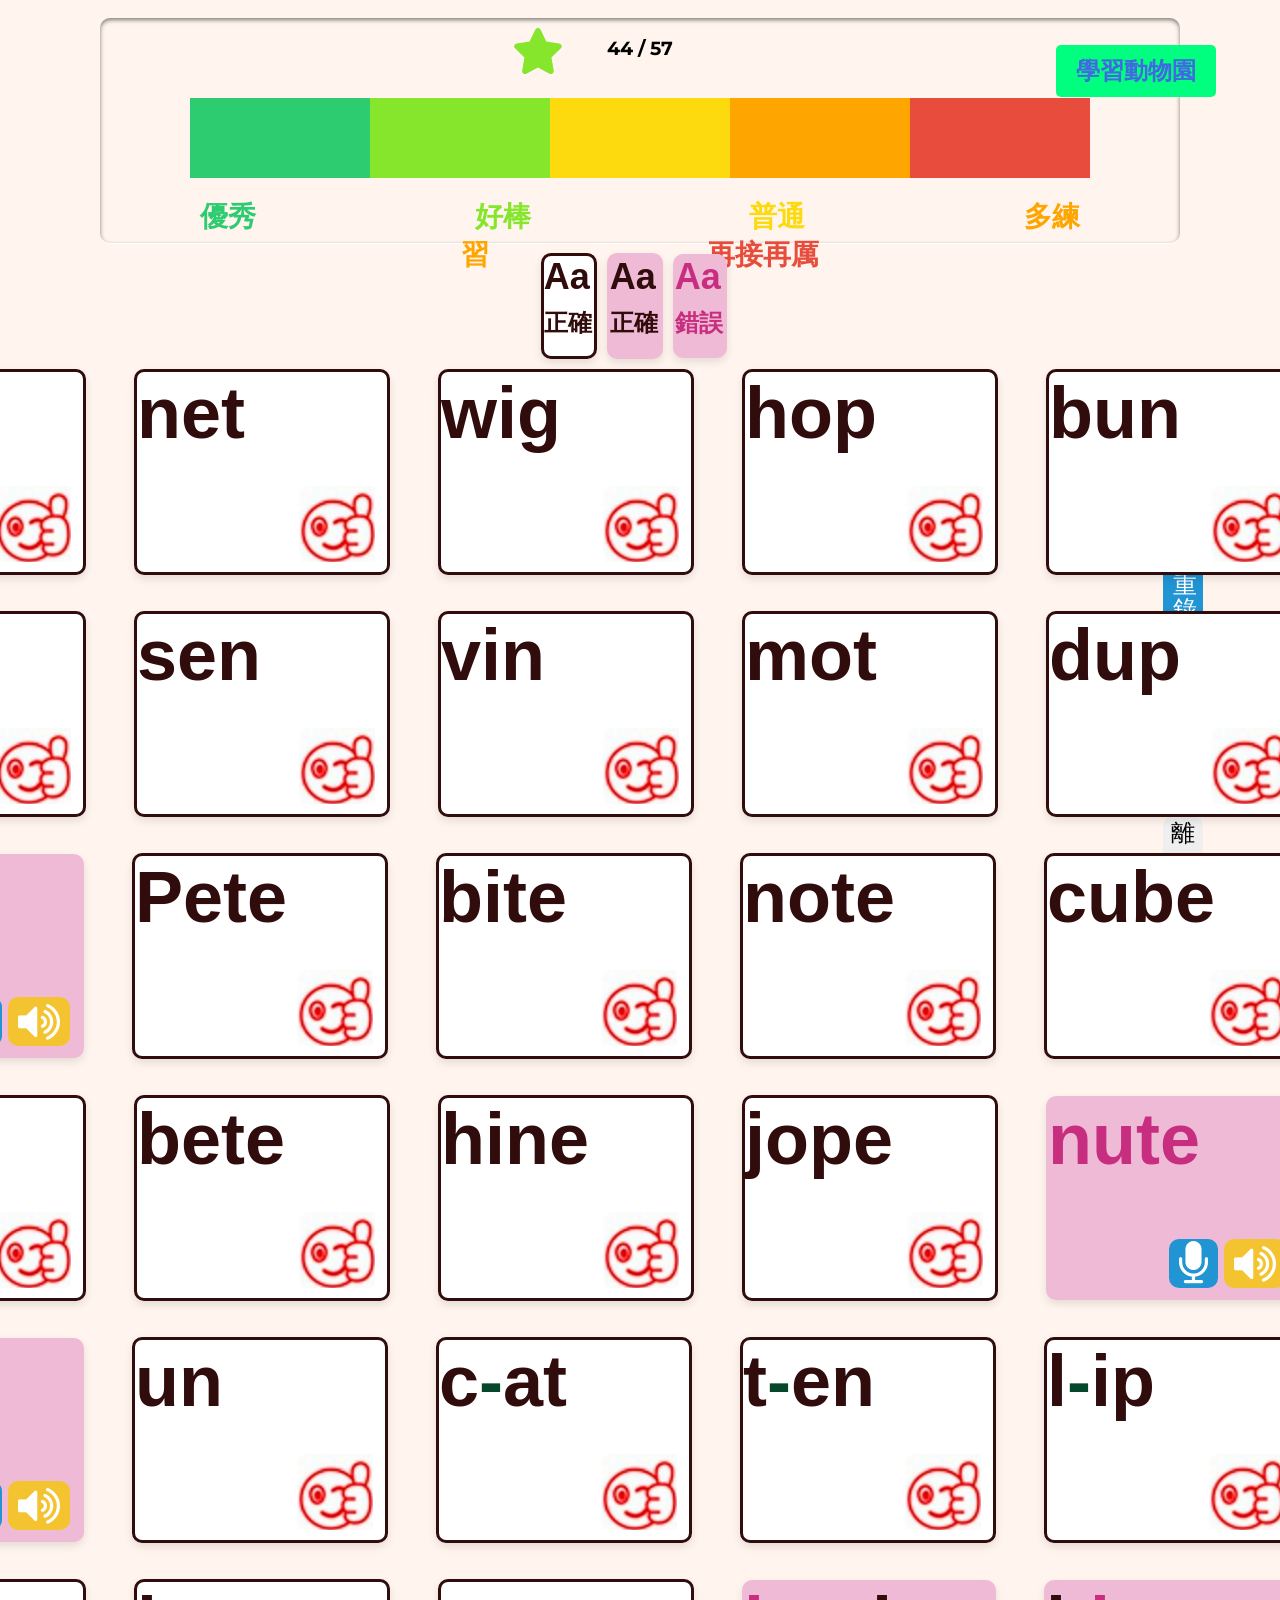
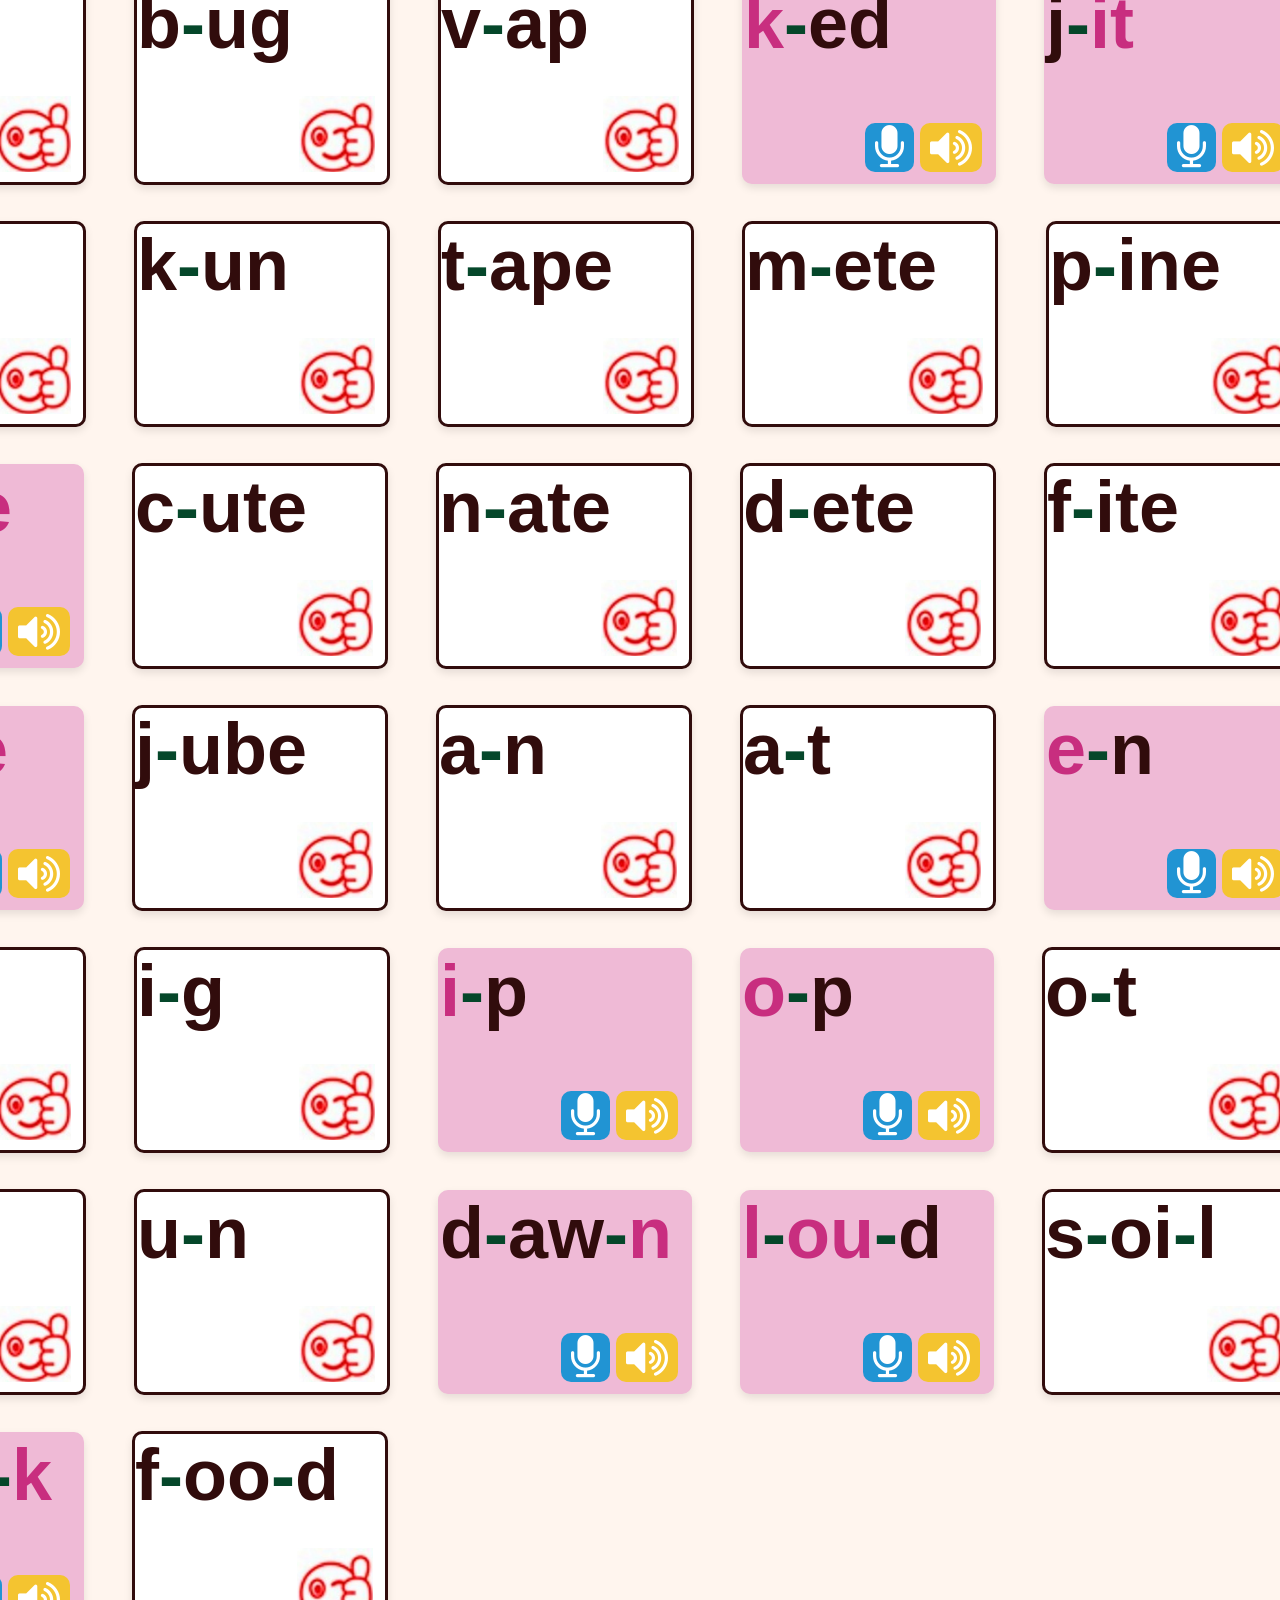
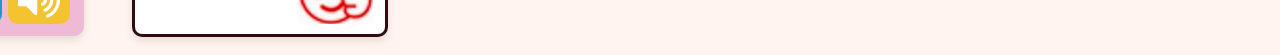
<file: index.html>
<!DOCTYPE html>
<html lang="en" dir="ltr">
    <head>
        <meta charset="utf-8">
        <title>Candy Crush</title>
        <link rel="stylesheet" href="style.css">
        <script src="app.js" charset="utf-8"></script>
        <script src="G4_data.js" charset="utf-8"></script>
        <script src="G5_data.js" charset="utf-8"></script>
        <link href="https://fonts.googleapis.com/css?family=Montserrat:300,400&display=swap" rel="stylesheet">
        <link rel="stylesheet" href="https://cdnjs.cloudflare.com/ajax/libs/font-awesome/4.7.0/css/font-awesome.min.css">
    </head>
    <body>
        <div class="container">
            <div class="score-board">
                <h3 id="score"></h3>
                <svg class="star-svg" aria-hidden="true" focusable="false" data-prefix="fas" data-icon="star" role="img" xmlns="http://www.w3.org/2000/svg" viewBox="0 0 1000 1000" data-fa-i2svg="">
                    <path id="star-path" d="M316.9 18C311.6 7 300.4 0 288.1 0s-23.4 7-28.8 18L195 150.3 51.4 171.5c-12 1.8-22 10.2-25.7 21.7s-.7 24.2 7.9 32.7L137.8 329 113.2 474.7c-2 12 3 24.2 12.9 31.3s23 8 33.8 2.3l128.3-68.5 128.3 68.5c10.8 5.7 23.9 4.9 33.8-2.3s14.9-19.3 12.9-31.3L438.5 329 542.7 225.9c8.6-8.5 11.7-21.2 7.9-32.7s-13.7-19.9-25.7-21.7L381.2 150.3 316.9 18z"></path>
                </svg>
                <div class="rainbow"></div>
                <div class="rainbow" style="
    background: none;
    height: 5vh;
">
                    <span style="color: #2ecc71;">優秀</span>
                    &nbsp;&nbsp;&nbsp;&nbsp;&nbsp;&nbsp;&nbsp;&nbsp;&nbsp;&nbsp;&nbsp;&nbsp;<span style="color: #85e62c;">好棒</span>
                    &nbsp;&nbsp;&nbsp;&nbsp;&nbsp;&nbsp;&nbsp;&nbsp;&nbsp;&nbsp;&nbsp;&nbsp;<span style="color: #FDDA0D;">普通</span>
                    &nbsp;&nbsp;&nbsp;&nbsp;&nbsp;&nbsp;&nbsp;&nbsp;&nbsp;&nbsp;&nbsp;&nbsp;<span style="color: #ffa500;">多練習</span>
                    &nbsp;&nbsp;&nbsp;&nbsp;&nbsp;&nbsp;&nbsp;&nbsp;&nbsp;&nbsp;&nbsp;&nbsp;<span style="color: #e74c3c;">再接再厲</span>
                </div>
            <a href="https://hsuleii.github.io/SmartPhonics/STUDY/map.html" target="_blank"><button class="claim-button" style="position: absolute; top: 5%; right: 5%;">學習動物園</button></a>
            </div>
            <div class="vertical-legend-container" style="
                top: 0%;
                right: auto;
                flex-direction: row;
                column-gap: 10px;
                align-items: center;
                position: relative;
            ">
                <div class="correct-square" style="
                    width: 50px;
                    height: 100px;
                    font-size: 36px;
                "><span>Aa</span><span style="
                    font-size: 24px;
                ">正確</span></div>
                <div class="correct-square" style="
                    width: 50px;
                    height: 100px;
                    font-size: 36px;
                    background-color: rgb(239, 186, 214);
                    border-color: rgba(0, 0, 0, 0);
                "><span>Aa</span><span style="
                    font-size: 24px;
                ">正確</span></div>
                <div class="wrong-square" style="
                    width: 50px;
                    height: 100px;
                    font-size: 36px;
                "><span>Aa</span><span style="
                    font-size: 24px;
                ">錯誤</span></div>
            </div>
            <div class="vertical-legend-container">
                <div><img src="Hu_smile.png" class="legend" style="width: 30px; height: auto; position: relative;"></div>
                <div><span class="legend" style="background-color: white; position: relative;">很<br>好</span></div>
                <div><button class="legend fa fa-microphone" style="right: 0%; position: relative;">
                    <span>重錄一次</span></div>
                </button>
                <div><button class="legend fa fa-volume-up" style="position: relative;">
                    <span>正確發音</span></div>
                </button>
                <div><button id="exitButton" class="legend" style="position: relative;">離開</button></div>
            </div>
            <div class="grid"></div>
        </div>
    </body>
</html>
</file>
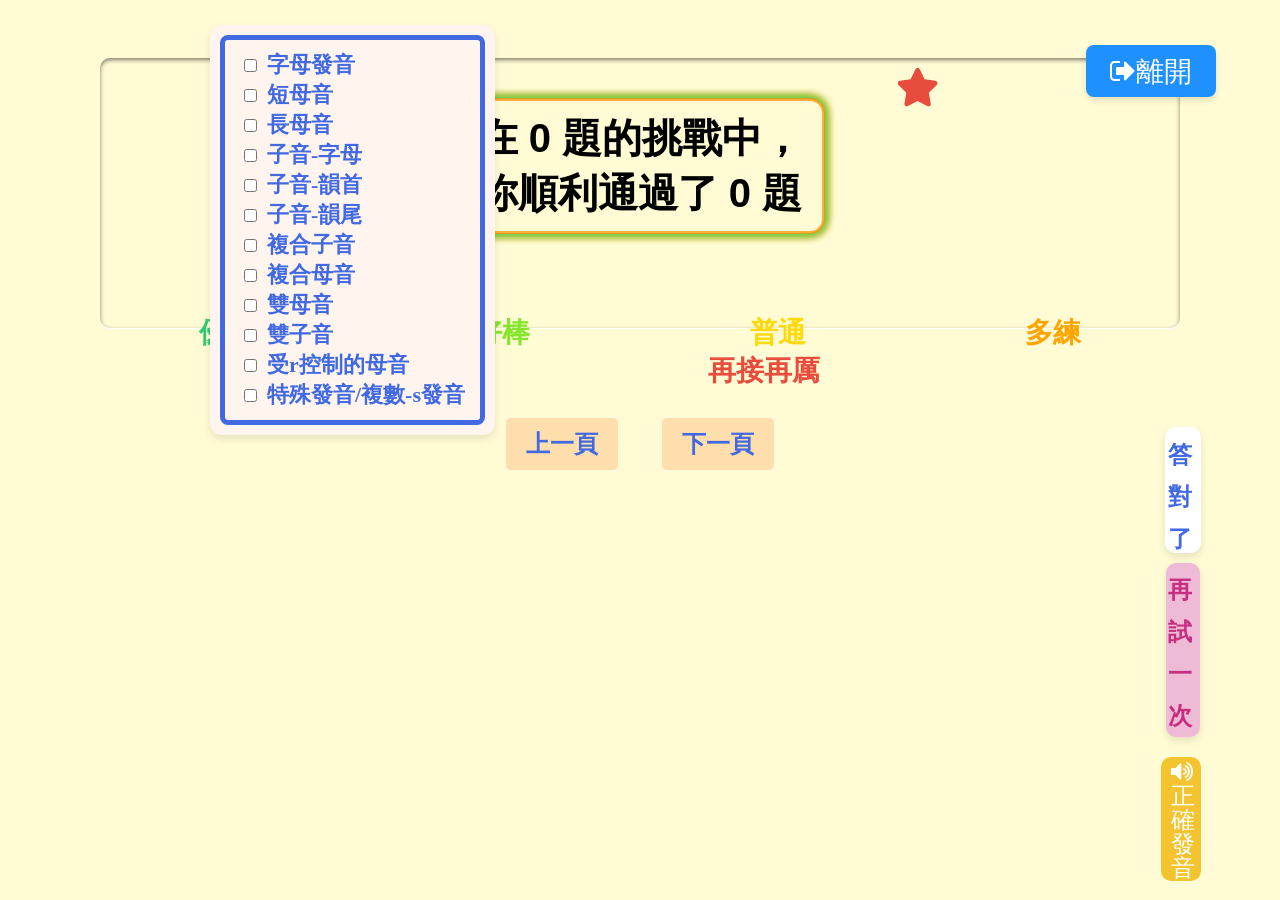
<file: feedback.html>
<!DOCTYPE html>
<html lang="en" dir="ltr">
    <head>
        <meta charset="utf-8">
        <title>Candy Crush</title>
        <link rel="stylesheet" href="feedback.css">
        <script src="G4_phoneme_data.js" charset="utf-8"></script>
        <script src="alphabet_data.js" charset="utf-8"></script>
        <script src="feedback.js" charset="utf-8"></script>
        <link href="https://fonts.googleapis.com/css?family=Montserrat:300,400&display=swap" rel="stylesheet">
        <link rel="stylesheet" href="https://cdnjs.cloudflare.com/ajax/libs/font-awesome/4.7.0/css/font-awesome.min.css">
    </head>
    <body>
        <div class="container">
            <div class="dropdown-container">
                <div class="dropdown" id="myDropdown">
                    <label><input type="checkbox" value="AB">字母發音</label>
                    <label><input type="checkbox" value="SV">短母音</label>
                    <label><input type="checkbox" value="LV">長母音</label>
                    <label><input type="checkbox" value="C-ab">子音-字母</label>
                    <label><input type="checkbox" value="C-onset">子音-韻首</label>
                    <label><input type="checkbox" value="C-coda">子音-韻尾</label>
                    <label><input type="checkbox" value="CC">複合子音</label>
                    <label><input type="checkbox" value="CV">複合母音</label>
                    <label><input type="checkbox" value="VB">雙母音</label>
                    <label><input type="checkbox" value="CB">雙子音</label>
                    <label><input type="checkbox" value="RC">受r控制的母音</label>
                    <label><input type="checkbox" value="IR">特殊發音/複數-s發音</label>                    
                </div>
            </div>
            <div class="score-board">
                <h3 id="score"></h3>
                <svg class="star-svg" aria-hidden="true" focusable="false" data-prefix="fas" data-icon="star" role="img" xmlns="http://www.w3.org/2000/svg" viewBox="0 0 1200 1200">
                    <path id="star-path" d="M316.9 18C311.6 7 300.4 0 288.1 0s-23.4 7-28.8 18L195 150.3 51.4 171.5c-12 1.8-22 10.2-25.7 21.7s-.7 24.2 7.9 32.7L137.8 329 113.2 474.7c-2 12 3 24.2 12.9 31.3s23 8 33.8 2.3l128.3-68.5 128.3 68.5c10.8 5.7 23.9 4.9 33.8-2.3s14.9-19.3 12.9-31.3L438.5 329 542.7 225.9c8.6-8.5 11.7-21.2 7.9-32.7s-13.7-19.9-25.7-21.7L381.2 150.3 316.9 18z"></path>
                </svg>
                <div class="rainbow"></div>
                <div class="rainbow" style="
    background: none;
    height: 5vh;
">
                    <span style="color: #2ecc71;">優秀</span>
                    &nbsp;&nbsp;&nbsp;&nbsp;&nbsp;&nbsp;&nbsp;&nbsp;&nbsp;&nbsp;&nbsp;&nbsp;<span style="color: #85e62c;">好棒</span>
                    &nbsp;&nbsp;&nbsp;&nbsp;&nbsp;&nbsp;&nbsp;&nbsp;&nbsp;&nbsp;&nbsp;&nbsp;<span style="color: #FDDA0D;">普通</span>
                    &nbsp;&nbsp;&nbsp;&nbsp;&nbsp;&nbsp;&nbsp;&nbsp;&nbsp;&nbsp;&nbsp;&nbsp;<span style="color: #ffa500;">多練習</span>
                    &nbsp;&nbsp;&nbsp;&nbsp;&nbsp;&nbsp;&nbsp;&nbsp;&nbsp;&nbsp;&nbsp;&nbsp;<span style="color: #e74c3c;">再接再厲</span>
                </div>
            <div id="linksContainer" class="links-container"></div>
            <div><button id="exitButton" class="link-button-engaging fa fa-sign-out" style="position: absolute; top: 5%; right: 5%; font-size: 28px;">離開</button></div>
            </div>
            <div class="vertical-legend-container">
                <div class="correct-square" style="
                    width: 30px;
                    height: 120px;
                    font-size: 36px;
                "><span style="
                    font-size: 24px;
                ">答對了</span></div>
                <div class="correct-square" style="
                    width: 30px;
                    height: 120px;
                    font-size: 36px;
                    background-color: rgb(239, 186, 214);
                    border-color: rgba(0, 0, 0, 0);
                "><span>Aa</span><span style="
                    font-size: 24px;
                ">答對了</span></div>
                <!--<div><img src="images/Hu_smile2.png" class="legend" style="width: 30px; height: auto; position: relative;"></div>
                <div><span class="legend" style="background-color: white; position: relative;">很<br>好</span></div>-->
                <div class="wrong-square" style="
                    width: 30px;
                    height: 170px;
                    font-size: 36px;
                "><span style="
                    font-size: 24px;
                ">再試一次</span></div>
                <div><button class="legend fa fa-microphone" style="right: 0%; position: relative;">
                    <span>重錄一次</span></button></div>
                <div><button class="legend fa fa-volume-up" style="position: relative;">
                    <span>正確發音</span></button></div>
            </div>
    	    <div class="grid"></div>
      		<div class="page-controls">
        			<button id="showPreviousPageButton" class="page-button">上一頁</button>
        			<button id="showNextPageButton" class="page-button">下一頁</button>
            </div>
    </body>
</html>
</file>
<file: style.css>
body {
    background-color: #FFF5EE;
}

.container {
    max-width: 200vh;
    display: flex;
    flex-direction: column;
    align-items: center; /* To center horizontally */
    margin-left: auto;
    margin-right: auto;
}

.star-svg {
    position: absolute;
    width: 10vh; /* Adjust the width to make the star smaller */
    height: 10vh; /* Adjust the height to make the star smaller */
    margin-top: 10px;
}

.rainbow {
    width: 100vh;
    height: 10vh;
    margin-top: 20px;
    font-size: 28px;
    font-weight: bold;
    font-family: monospace;
    background: linear-gradient(to right, #2ecc71 0%, #2ecc71 20%, #85e62c 20%, #85e62c 40%, #FDDA0D 40%, #FDDA0D 60%, #ffa500 60%, #ffa500 80%, #e74c3c 80%, #e74c3c 100%);
}

.score-board {
  border-radius: 10px;
  margin: 10px;
  min-width: 80vh;
  width: 120vh;
  height: 25vh;
  display: flex;
  flex-direction: column;
  align-items: center;
  text-align: center;
  box-shadow: 0 2px 4px rgba(0, 0, 0, 0.5) inset, 0 1px 0 #fff;
  fill: transparent;
}

.vertical-legend-container {
    display: flex;
    flex-direction: column;
    align-items: center;
    position: fixed;
    right: 5%;
    bottom: 2%;
    font-family: arial;
    margin: 0 1% auto 0;
    row-gap: 10px;
    font-size: 24px;
}
.legend {
  border: 0px;
  border-radius: 10px;
  width: 40px;
  height: auto;
  cursor: pointer;
  font-size: 24px;
}

.grid {
    min-width: 120vh;
    width: 180vh;
    display: flex;
    flex-wrap: wrap;
    align-items: center; /* To center horizontally */
    margin: 10px;
    border-radius: 10px;
    box-shadow: 0 2px 4px transparent inset, 0 1px 0 transparent;
    column-gap: 48px;
    row-gap: 36px;
}

/* Styles for the square */
.correct-square {
  width: 250px;
  height: 200px;
  font-size: 72px;
  font-weight: bold;
  font-family: arial;
  border: 3px solid;
  border-radius: 10px;
  position: relative;
  transition: transform 0.3s ease-in-out;
  box-shadow: 0 4px 8px rgba(0, 0, 0, 0.1);
  background-color: rgb(255, 255, 255);
  border-color: rgb(49,12,12);
  color: rgb(49,12,12);
}

.wrong-square {
  width: 250px;
  height: 200px;
  font-size: 72px;
  font-weight: bold;
  font-family: arial;
  border: 2px solid;
  border-radius: 10px;
  position: relative;
  transition: transform 0.3s ease-in-out;
  box-shadow: 0 4px 8px rgba(0, 0, 0, 0.1);
  cursor: pointer;
  z-index: 1;
  background-color: rgb(239, 186, 214);
  border-color: rgba(0, 0, 0, 0);
  color: rgb(200, 46, 127);
}

/* Hover effect */
.wrong-square:hover {
  transform: scale(1.05);
}

.correct-img {
  padding: 0px;
  background-color: white;
  border: 0px;
  position: absolute;
  bottom: 5%;
  right: 5%;
  cursor: not-allowed;
}

/* alphabet-specific */
.wrong-teacher-answer {
  padding: 2px 10px;
  color: rgb(0, 158, 96);
  border: 0px;
  border-radius: 10px;
  cursor: pointer;
  position: absolute;
  bottom: 5%;
  right: 5%;
}

.fa-volume-up {
  padding: 2px 10px;
  color: white;
  border: 0px;
  border-radius: 10px;
  cursor: pointer;
  background-color: rgb(244, 196, 48);
  position: absolute;
  bottom: 5%;
  right: 5%;
}
.fa-volume-up:hover {
  background-color: rgb(255, 170, 51);
  position: absolute;
  bottom: 5%;
  right: 5%;
}

/* phoneme-specifc */
.fa-microphone {
  padding: 2px 10px;
  color: white;
  border: 0px;
  border-radius: 10px;
  cursor: pointer;
  z-index: 0;
  background-color: #2194d3;
  position: absolute;
  bottom: 5%;
  right: 32%;
}
.fa-microphone:hover {
  background-color: blue;
  position: absolute;
  bottom: 5%;
  right: 32%;
}
.fa-stop {
  padding: 2px 10px;
  color: white;
  border: 0px;
  border-radius: 10px;
  cursor: pointer;
  z-index: 0;
  background-color: lightgrey;
  position: absolute;
  bottom: 5%;
  right: 32%;
}
.fa-stop:hover {
  background-color: darkgrey;
  position: absolute;
  bottom: 5%;
  right: 32%;
}

h3 {
 font-family: "Montserrat", sans-serif;
 color: black;
 font-weight: bold;
 text-transform: uppercase;
}

h1 {
 font-family: "Montserrat", sans-serif;
 text-transform: uppercase;
 margin-top: -10px;
}

.claim-button {
    padding: 10px 20px; /* Add padding to the button */
    font-size: 24px; /* Set font size */
    font-weight: bold;
    color: royalblue; /* White text color */
    background-color: springgreen;
    border: none; /* Remove border */
    border-radius: 5px; /* Add border radius */
    cursor: pointer; /* Add cursor pointer on hover */
    margin-bottom: 20px;
    z-index: 3;
}

.claim-button:hover {
    background-color: aquamarine; /* Darker green background on hover */
}
</file>
<file: feedback.css>
body {
    background-color: #fffbd4;
}

.dropdown-container {
    position: fixed; /* Use fixed to keep it at the top left even when scrolling */
    top: 15px; /* Align it to the top of the page */
    left: 200px; /* Align it to the left of the page */
    margin: 10px;
    z-index: 1000;
    background-color: #FFF5EE; /* Papaya Whip with Transparency */
    border-radius: 12px;
    padding: 10px;
    box-shadow: 0 4px 8px rgba(0, 0, 0, 0.1);
}

.dropdown {
    font-size: 22px;
    font-family: emoji;
    padding: 10px 15px;
    border: 5px solid royalblue; /* Light Salmon */
    border-radius: 8px;
    background-color: transparent; /* Papaya Whip */
    color: royalblue;
    font-weight: bold;
    cursor: pointer;
    transition: border-color 0.3s, box-shadow 0.3s, background-color 0.3s;
    background-size: cover;
}

.dropdown:hover {
    background-color: lightcyan; /* Moccasin */
    color: navy;
}

.dropdown label {
    display: block;
    cursor: pointer;
}

.dropdown input[type="checkbox"] {
    margin-right: 10px;
}

.container {
    max-width: 200vh;
    display: flex;
    flex-direction: column;
    align-items: center; /* To center horizontally */
    margin-left: auto;
    margin-right: auto;
}

.star-svg {
    position: absolute;
    width: 10vh; /* Adjust the width to make the star smaller */
    height: 10vh; /* Adjust the height to make the star smaller */
    margin-top: 10px;
}

.rainbow {
    width: 100vh;
    height: 5vh;
    margin-top: 20px;
    font-size: 28px;
    font-weight: bold;
    font-family: monospace;
    background: linear-gradient(to right, #2ecc71 0%, #2ecc71 20%, #85e62c 20%, #85e62c 40%, #FDDA0D 40%, #FDDA0D 60%, #ffa500 60%, #ffa500 80%, #e74c3c 80%, #e74c3c 100%);
}

.score-board {
  border-radius: 10px;
  margin-top: 50px;
  min-width: 80vh;
  width: 120vh;
  height: 30vh;
  display: flex;
  flex-direction: column;
  align-items: center;
  text-align: center;
  box-shadow: 0 2px 4px rgba(0, 0, 0, 0.5) inset, 0 1px 0 #fff;
  fill: transparent;
}

.score-board h3 {
    font-family: 'Arial', sans-serif;
    font-size: 2.5em;
    font-weight: bold;
    background: black;
    -webkit-background-clip: text;
    -webkit-text-fill-color: transparent;
    padding: 10px 20px;
    border: 3px solid rgba(255, 140, 0, 0.7);
    border-radius: 15px;
    text-align: center;
    box-shadow: 0 0 10px #2ecc71, 0 0 10px #85e62c, 0 0 10px #FDDA0D, 0 0 10px #ffa500, 0 0 10px #e74c3c;
    animation: pulse 1.5s infinite;
}

.square {
  display: none;
}
.page-controls {
  margin-top: 50px;
}

.grid {
    min-width: 120vh;
    width: 180vh;
    display: flex;
    flex-wrap: wrap;
    align-items: center; /* To center horizontally */
    margin: 10px;
    border-radius: 10px;
    box-shadow: 0 2px 4px transparent inset, 0 1px 0 transparent;
    column-gap: 84px;
    row-gap: 54px;
}

/* Styles for the square */
.correct-square {
  width: 250px;
  height: 200px;
  font-size: 72px;
  font-weight: bold;
  font-family: arial;
  border: 3px solid;
  border-radius: 10px;
  position: relative;
  transition: transform 0.3s ease-in-out;
  box-shadow: 0 4px 8px rgba(0, 0, 0, 0.1);
  background-color: white;
  border-color: transparent;
  color: royalblue;
}

.wrong-square {
  width: 250px;
  height: 200px;
  font-size: 72px;
  font-weight: bold;
  font-family: arial;
  border: 2px solid;
  border-radius: 10px;
  position: relative;
  transition: transform 0.3s ease-in-out;
  box-shadow: 0 4px 8px rgba(0, 0, 0, 0.1);
  cursor: pointer;
  z-index: 1;
  background-color: rgb(239, 186, 214);
  border-color: rgba(0, 0, 0, 0);
  color: rgb(200, 46, 127);
  animation: shake 5s;
  animation-iteration-count: infinite;
}

/* Hover effect */
.wrong-square:hover {
  transform: scale(1.05);
}

.correct-img {
  padding: 0px;
  background-color: white;
  border: 0px;
  position: absolute;
  bottom: 5%;
  right: 5%;
  cursor: not-allowed;
}

/* alphabet-specific */
.wrong-teacher-answer {
  padding: 2px 10px;
  color: rgb(0, 158, 96);
  border: 0px;
  border-radius: 10px;
  cursor: pointer;
  position: absolute;
  bottom: 5%;
  right: 5%;
}

.fa-volume-up {
  padding: 2px 10px;
  color: white;
  border: 0px;
  border-radius: 10px;
  cursor: pointer;
  background-color: rgb(244, 196, 48);
  position: absolute;
  bottom: 5%;
  right: 5%;
}
.fa-volume-up:hover {
  background-color: rgb(255, 170, 51);
  position: absolute;
  bottom: 5%;
  right: 5%;
}

/* phoneme-specifc */
.fa-microphone {
  padding: 2px 10px;
  color: white;
  border: 0px;
  border-radius: 10px;
  cursor: pointer;
  z-index: 0;
  background-color: #2194d3;
  position: absolute;
  bottom: 5%;
  right: 32%;
}
.fa-microphone:hover {
  background-color: blue;
  position: absolute;
  bottom: 5%;
  right: 32%;
}
.fa-stop {
  padding: 2px 10px;
  color: white;
  border: 0px;
  border-radius: 10px;
  cursor: pointer;
  z-index: 0;
  background-color: lightgrey;
  position: absolute;
  bottom: 5%;
  right: 32%;
}
.fa-stop:hover {
  background-color: darkgrey;
  position: absolute;
  bottom: 5%;
  right: 32%;
}

h3 {
 font-family: "Montserrat", sans-serif;
 color: black;
 font-weight: bold;
 text-transform: uppercase;
}

h1 {
 font-family: "Montserrat", sans-serif;
 text-transform: uppercase;
 margin-top: -10px;
}

.links-container {
    display: none;
    flex-direction: row;
    align-items: center;
    position: relative;
    column-gap: 20px;
    font-size: 30px;
}

.link-button-engaging {
    padding: 12px 24px;
    font-size: 26px;
    font-weight: bold;
    text-decoration: none;
    color: white;
    background-color: dodgerblue;
    border: none;
    border-radius: 8px;
    cursor: pointer;
    margin-bottom: 20px;
    box-shadow: 0 4px 6px rgba(0, 0, 0, 0.1);
    transition: background-color 0.3s ease;
}

.link-button-engaging:hover {
    background-color: royalblue;
}

@keyframes shake {
    0% { transform: translateX(0); }
    25% { transform: translateX(-5px); }
    50% { transform: translateX(5px); }
    75% { transform: translateX(-5px); }
    100% { transform: translateX(0); }
}

.link-button-fiesta {
    margin-top: 50px;
    position: relative;
    padding: 10px 10px;
    font-size: 30px;
    font-weight: bold;
    text-decoration: none;
    color: navy;
    background: linear-gradient(45deg, #FF4500, #FFD700, #32CD32, #1E90FF, #FF69B4);
    border: none;
    border-radius: 15px;
    cursor: pointer;
    box-shadow: 0 6px 10px rgba(0, 0, 0, 0.2);
    transition: transform 0.3s ease, box-shadow 0.3s ease;
}

.link-button-fiesta:hover {
    transform: translateY(-5px);
    box-shadow: 0 10px 15px rgba(0, 0, 0, 0.3);
}

.link-button-christmas {
    position: relative;
    padding: 10px 10px;
    font-size: 28px;
    font-weight: bold;
    text-decoration: none;
    color: #FFD700; /* Gold text color */
    background: linear-gradient(45deg, #008000, #FF0000); /* Green and red gradient */
    border: 2px solid #FFFFFF; /* White border */
    border-radius: 15px 50px; /* Rounded corners for a decorative shape */
    cursor: pointer;
    box-shadow: 0 6px 10px rgba(0, 0, 0, 0.2);
    transition: transform 0.3s ease, box-shadow 0.3s ease;
    text-shadow: 2px 2px 4px rgba(0, 0, 0, 0.3);
}

.link-button-christmas:hover {
    transform: translateY(-5px);
    box-shadow: 0 10px 15px rgba(0, 0, 0, 0.3);
}

.vertical-legend-container {
    display: flex;
    flex-direction: column;
    align-items: center;
    position: fixed;
    right: 5%;
    bottom: 2%;
    font-family: arial;
    margin: 0 1% auto 0;
    row-gap: 10px;
    font-size: 24px;
}
.legend {
  border: 0px;
  border-radius: 10px;
  width: 40px;
  height: auto;
  cursor: pointer;
  font-size: 24px;
}

.page-button {
    padding: 10px 20px; /* Add padding to the button */
    font-size: 24px; /* Set font size */
    font-weight: bold;
    color: royalblue; /* White text color */
    background-color: navajowhite;
    border: none; /* Remove border */
    border-radius: 5px; /* Add border radius */
    cursor: pointer; /* Add cursor pointer on hover */
    margin: 20px;
    z-index: 3;
}

.page-button:hover {
    background-color: orange; /* Darker green background on hover */
}

.link-button-tropical {
    position: relative;
    padding: 10px 10px;
    font-size: 28px;
    font-weight: bold;
    text-decoration: none;
    color: #FFFAF0; /* Floral white text color */
    background: linear-gradient(45deg, #FFD700, #FF6347, #32CD32); /* Gold, tomato red, and lime green gradient */
    border: 2px solid #8B4513; /* Saddle brown border */
    border-radius: 10px; /* Rounded corners */
    cursor: pointer;
    box-shadow: 0 6px 10px rgba(0, 0, 0, 0.2);
    transition: transform 0.3s ease, box-shadow 0.3s ease;
    text-shadow: 1px 1px 2px rgba(0, 0, 0, 0.2);
}

.link-button-tropical:hover {
    transform: translateY(-5px);
    box-shadow: 0 10px 15px rgba(0, 0, 0, 0.3);
}

.link-button-boisterous {
    padding: 10px 10px;
    font-size: 30px;
    font-weight: bold;
    text-decoration: none;
    color: white;
    background-color: orangered;
    border: 3px solid yellow;
    border-radius: 12px;
    cursor: pointer;
    margin-bottom: 20px;
    box-shadow: 0 8px 10px rgba(0, 0, 0, 0.1);
    text-shadow: 3px 3px 6px rgba(0, 0, 0, 0.3);
    animation: shake 10s;
    animation-iteration-count: infinite;
}

.link-button-galactic {
    position: relative;
    padding: 10px 10px;
    font-weight: bold;
    text-decoration: none;
    color: #FFFFFF; /* White text color */
    background: linear-gradient(45deg, skyblue, blueviolet); /* Dark blue, indigo, and blue violet gradient */
    border: 2px solid #FFD700; /* Gold border */
    border-radius: 20px 20px; /* Rounded corners for a spacey look */
    cursor: pointer;
    box-shadow: 0 6px 15px rgba(255, 255, 255, 0.2);
    transition: transform 0.3s ease, box-shadow 0.3s ease;
    text-shadow: 2px 2px 6px rgba(255, 255, 255, 0.3);
}

.link-button-galactic:hover {
    transform: translateY(-5px);
    box-shadow: 0 15px 20px rgba(255, 255, 255, 0.3);
}

.link-button-candy {
    margin-top: 50px;
    margin-bottom: 20px;
    position: relative;
    padding: 16px 32px;
    font-size: 28px;
    font-weight: bold;
    text-decoration: none;
    color: #FFFFFF; /* White text color */
    background: linear-gradient(45deg, #FF69B4, #FFB6C1, #FF4500); /* Hot pink, light pink, and orange gradient */
    border: 2px solid #FF1493; /* Deep pink border */
    border-radius: 20px; /* Rounded corners */
    cursor: pointer;
    box-shadow: 0 6px 10px rgba(0, 0, 0, 0.2);
    transition: transform 0.3s ease, box-shadow 0.3s ease;
    text-shadow: 1px 1px 2px rgba(0, 0, 0, 0.2);
}

.link-button-candy:hover {
    transform: translateY(-5px);
    box-shadow: 0 10px 15px rgba(0, 0, 0, 0.3);
}

.link-button-crayon {
    margin-top: 50px;
    margin-bottom: 20px;
    position: relative;
    padding: 16px 32px;
    font-size: 28px;
    font-weight: bold;
    text-decoration: none;
    color: #FFFFFF; /* White text color */
    background: linear-gradient(45deg, #00CED1, #20B2AA, #4682B4); /* Dark turquoise, light sea green, and steel blue gradient */
    border: 2px solid #008B8B; /* Dark cyan border */
    border-radius: 10px; /* Rounded corners */
    cursor: pointer;
    box-shadow: 0 6px 10px rgba(0, 0, 0, 0.2);
    transition: transform 0.3s ease, box-shadow 0.3s ease;
    text-shadow: 1px 1px 2px rgba(0, 0, 0, 0.2);
}

.link-button-crayon:hover {
    transform: translateY(-5px);
    box-shadow: 0 10px 15px rgba(0, 0, 0, 0.3);
}
</file>
